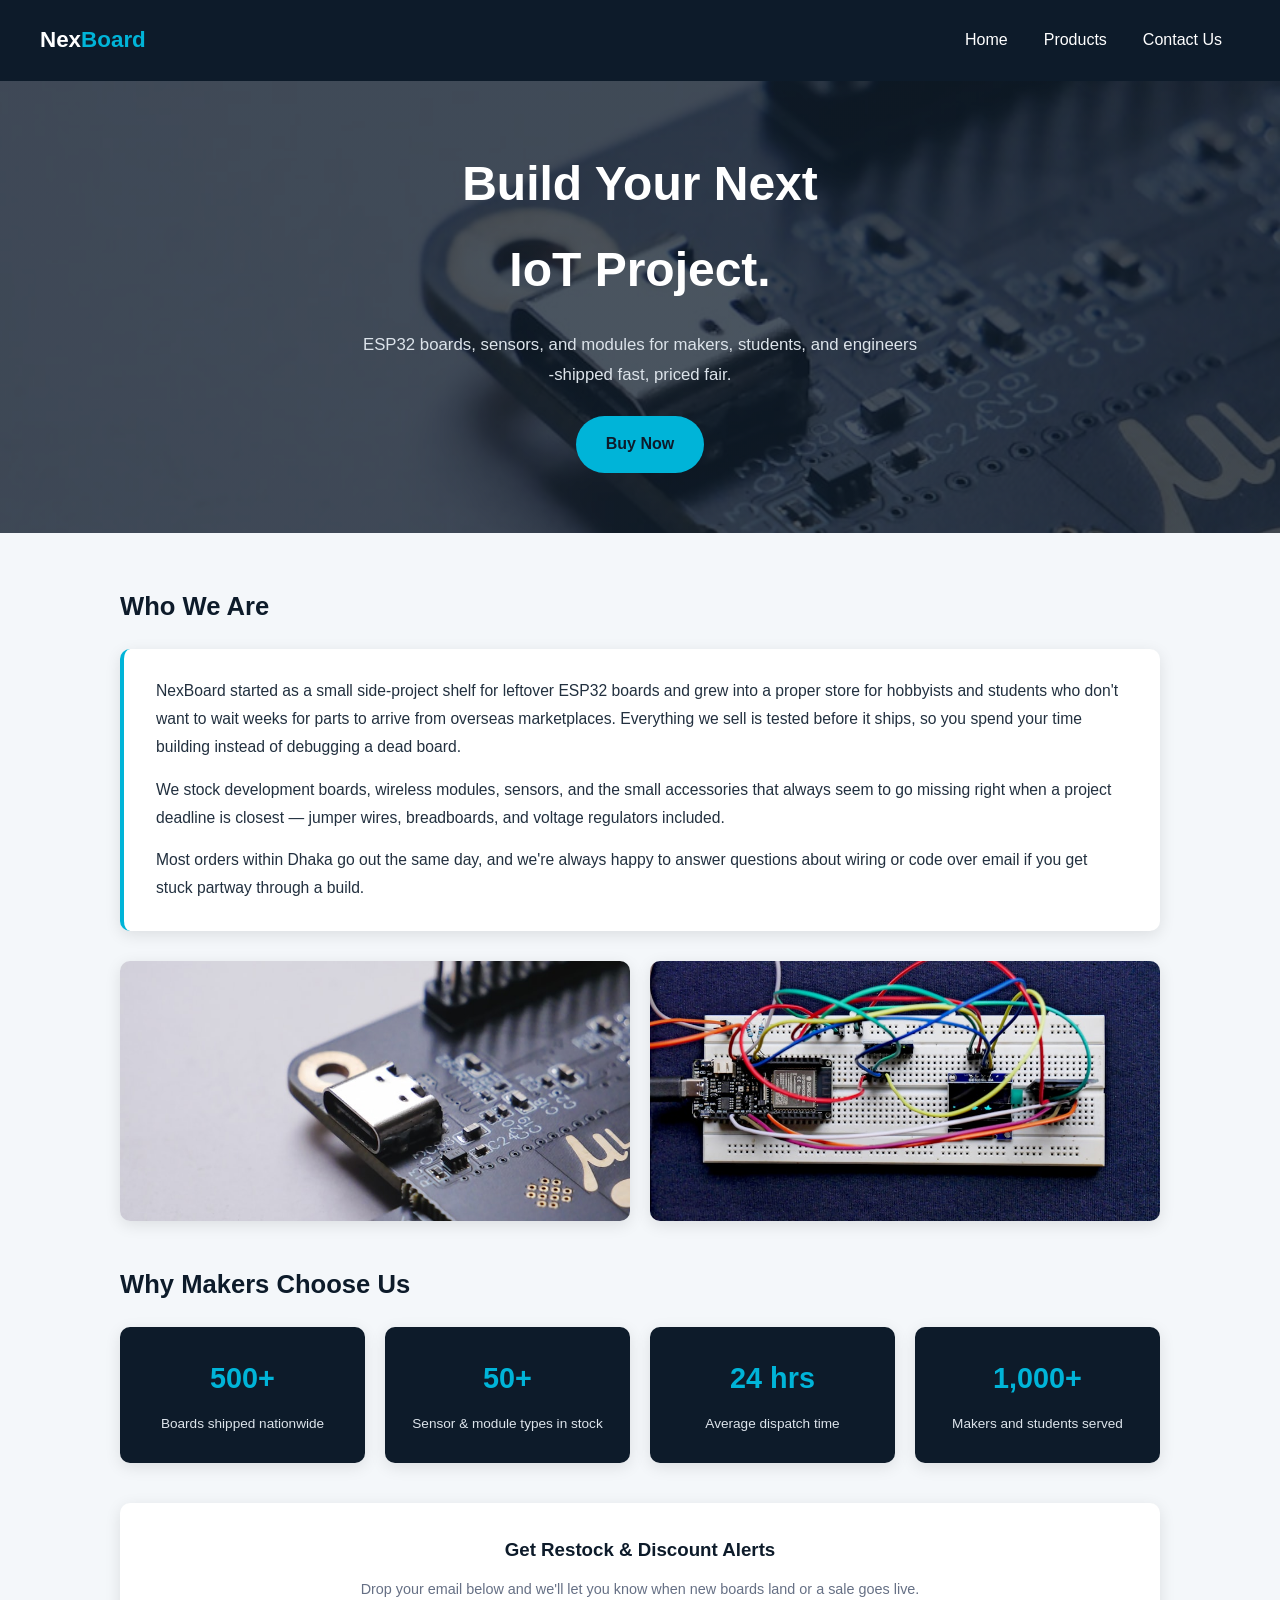
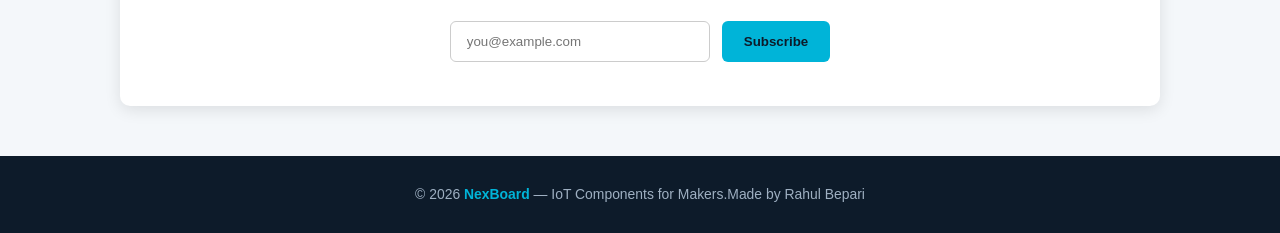
<file: index.html>
<html lang="en">
<head>
    <meta charset="UTF-8">
    <meta name="viewport" content="width=device-width, initial-scale=1.0">
    <title>Home</title>
    <link rel="stylesheet" href="style.css">
</head>
<body>
  <!-- Rahul Bepari | ID: 2321165 -->
        <header>
        <div class="header-bar">
            <a href="index.html" class="logo">Nex<span>Board</span></a>
            <ul>
                <li><a href="index.html">Home</a></li>
                <li><a href="products.html">Products</a></li>
                <li><a href="contact.html">Contact Us</a></li>
            </ul>
        </div>

        <div class="hero">
            <h1>Build Your Next<br>IoT Project.</h1>
            <p>ESP32 boards, sensors, and modules for makers, students, and engineers -shipped fast, priced fair.</p>
            <a href="products.html" class="btn-main">Buy Now</a>
        </div>
    </header>



    <main class="container">

        <h2 class="section-title">Who We Are</h2>

        <div class="text-block">
            <p>
                NexBoard started as a small side-project shelf for leftover ESP32 boards and grew into a proper store for hobbyists and students who don't want to wait weeks for parts to arrive from overseas marketplaces. Everything we sell is tested before it ships, so you spend your time building instead of debugging a dead board.
            </p>
            <p>
                We stock development boards, wireless modules, sensors, and the small accessories that always seem to go missing right when a project deadline is closest — jumper wires, breadboards, and voltage regulators included.
            </p>
            <p>
                Most orders within Dhaka go out the same day, and we're always happy to answer questions about wiring or code over email if you get stuck partway through a build.
            </p>
        </div>

            <div class="img-flex">
               <img class="content-img" src="photo-1.jpeg" alt="ESP32 development board with USB cable">
               <img class="content-img" src="Photo-2.jpeg" alt="Development board wired up on a breadboard">
        </div>

        <h2 class="section-title">Why Makers Choose Us</h2>
        <div class="stats-bar">
            <div class="stat">
                <h3>500+</h3>
                <p>Boards shipped nationwide</p>
            </div>
            <div class="stat">
                <h3>50+</h3>
                <p>Sensor &amp; module types in stock</p>
            </div>
            <div class="stat">
                <h3>24 hrs</h3>
                <p>Average dispatch time</p>
            </div>
            <div class="stat">
                <h3>1,000+</h3>
                <p>Makers and students served</p>
            </div>
        </div>


        <div class="newsletter">
            <h3>Get Restock &amp; Discount Alerts</h3>
            <p class="muted-text">Drop your email below and we'll let you know when new boards land or a sale goes live.</p>
            <div class="newsletter-form">
                <input type="text" id="newsletterEmail" placeholder="you@example.com">
                <button onclick="subscribeNewsletter()">Subscribe</button>
            </div>
            <p id="newsletterMsg"></p>
        </div>

    </main>






    <footer>
        <p>&copy; 2026 <span>NexBoard</span> — IoT Components for Makers.Made by Rahul Bepari</p>
    </footer>



    <script src="script.js"></script>
</body>
</html>
</file>
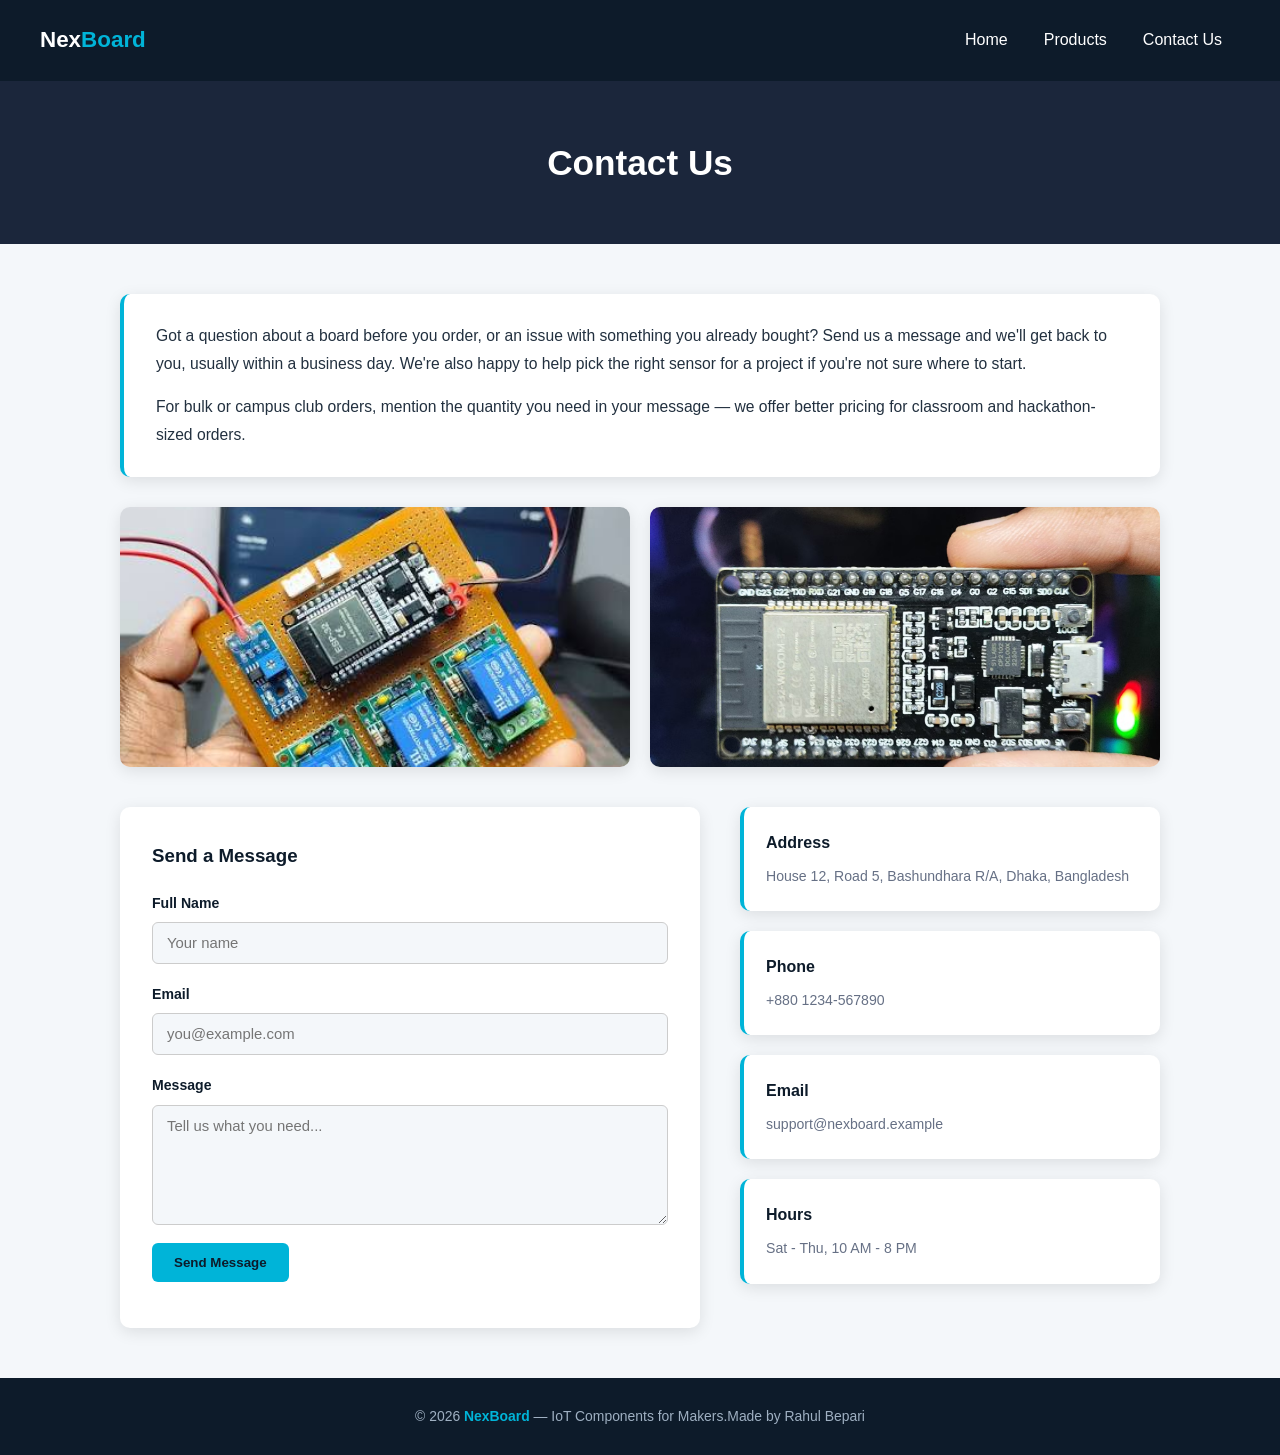
<file: contact.html>
<html lang="en">
<head>
    <meta charset="UTF-8">
    <meta name="viewport" content="width=device-width, initial-scale=1.0">
    <title>Contact</title>
    <link rel="stylesheet" href="style.css">

</head>
<body>
    
  <!-- Rahul Bepari | ID: 2321165 -->

    <header>
        <div class="header-bar">
            <a href="index.html" class="logo">Nex<span>Board</span></a>
            <ul>
                <li><a href="index.html">Home</a></li>
                <li><a href="products.html">Products</a></li>
                <li><a href="contact.html">Contact Us</a></li>
            </ul>
        </div>
        <div class="page-banner">
            <h1>Contact Us</h1>
        </div>
    </header>
    <main class="container">

        <div class="text-block">
            <p>
                Got a question about a board before you order, or an issue with something you already bought?
                Send us a message and we'll get back to you, usually within a business day. We're also happy to
                help pick the right sensor for a project if you're not sure where to start.
            </p>
            <p>
                For bulk or campus club orders, mention the quantity you need in your message — we offer better
                pricing for classroom and hackathon-sized orders.
            </p>
        </div>

        <div class="img-flex">
            <img class="content-img" src="photo-3.jpeg" alt="Electronic components">
            <img class="content-img" src="photo-4.avif" alt="Person testing an IoT board">
        </div>

        <div class="contact-wrapper">
            <div class="contact-form">
                <h3>Send a Message</h3>
                <label>Full Name</label>
                <input type="text" id="nameField" placeholder="Your name">

                <label>Email</label>
                <input type="text" id="emailField" placeholder="you@example.com">

                <label>Message</label>
                <textarea id="messageField" placeholder="Tell us what you need..."></textarea>

                <button onclick="sendMessage()">Send Message</button>
                <p id="formMsg"></p>
            </div>

            <div class="contact-info">
                <div class="info-box">
                    <h4>Address</h4>
                    <p>House 12, Road 5, Bashundhara R/A, Dhaka, Bangladesh</p>
                </div>
                <div class="info-box">
                    <h4>Phone</h4>
                    <p>+880 1234-567890</p>
                </div>
                <div class="info-box">
                    <h4>Email</h4>
                    <p>support@nexboard.example</p>
                </div>
                <div class="info-box">
                    <h4>Hours</h4>
                    <p>Sat - Thu, 10 AM - 8 PM</p>
                </div>
            </div>
        </div>

    </main>




    <footer>
        <p>&copy; 2026 <span>NexBoard</span> — IoT Components for Makers.Made by Rahul Bepari</p>
    </footer>
    <script src="script.js"></script>
</body>
</html>
</file>
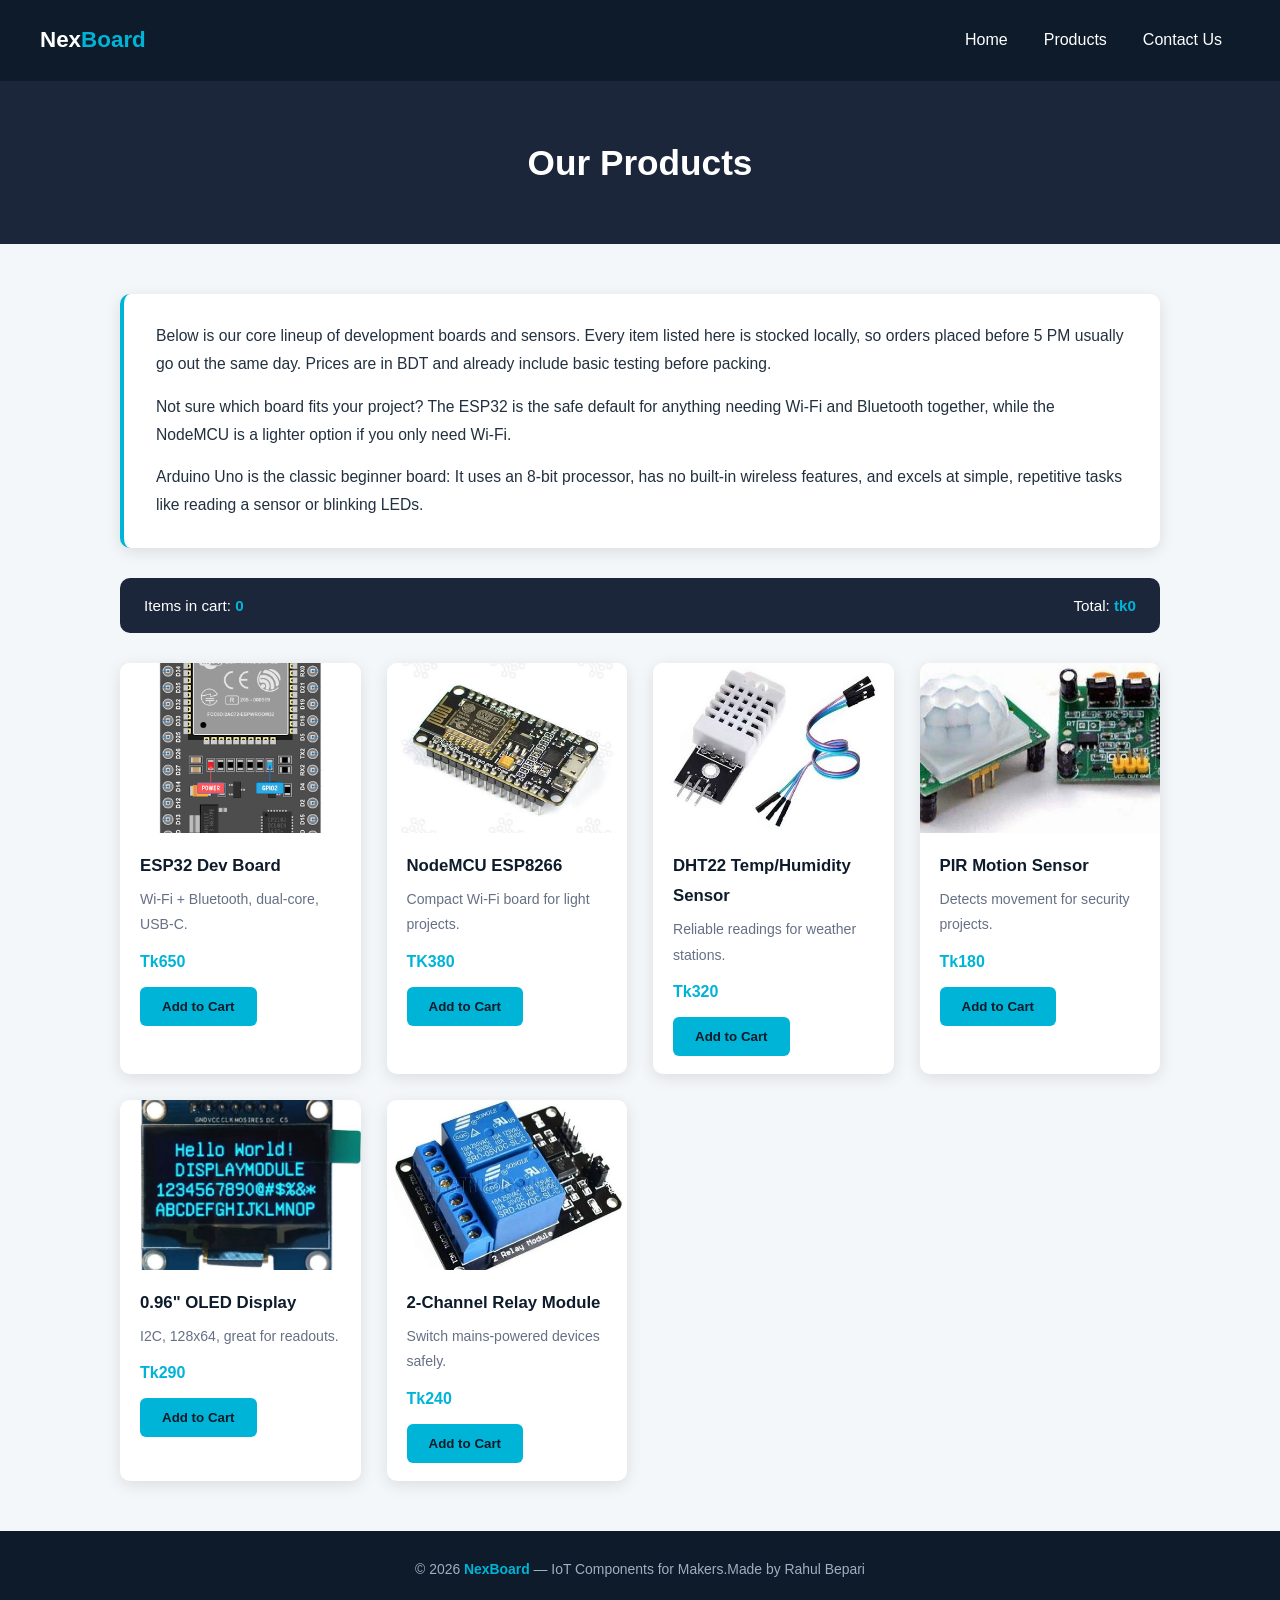
<file: products.html>
<html lang="en">
<head>
    <meta charset="UTF-8">
    <meta name="viewport" content="width=device-width, initial-scale=1.0">
    <title>Products</title>
    <link rel="stylesheet" href="style.css">
</head>
<body>
    
  <!-- Rahul Bepari | ID: 2321165 -->
    <header>
        <div class="header-bar">
            <a href="index.html" class="logo">Nex<span>Board</span></a>
            <ul>
                <li><a href="index.html">Home</a></li>
                <li><a href="products.html">Products</a></li>
                <li><a href="contact.html">Contact Us</a></li>
            </ul>
        </div>
        <div class="page-banner">
            <h1>Our Products</h1>
        </div>
    </header>

    <main class="container">

        <div class="text-block">
            <p>
                Below is our core lineup of development boards and sensors. Every item listed here is stocked locally, so orders placed before 5 PM usually go out the same day. Prices are in BDT and already include basic testing before packing.
            </p>
            <p>
                Not sure which board fits your project? The ESP32 is the safe default for anything needing Wi-Fi and Bluetooth together, while the NodeMCU is a lighter option if you only need Wi-Fi.
            </p>

            <p>
                Arduino Uno is the classic beginner board: It uses an 8-bit processor, has no built-in wireless features, and excels at simple, repetitive tasks like reading a sensor or blinking LEDs.

            </p>
        </div>

        <div class="cart-bar">
            <span>Items in cart: <strong id="cartCount">0</strong></span>
            <span>Total: <strong>tk<span id="cartTotal">0</span></strong></span>
        </div>

        <div class="product-grid">

            <div class="product-card">
                <img src="esp32.png" alt="ESP32 development board">
                <div class="product-body">
                    <h3>ESP32 Dev Board</h3>
                    <p>Wi-Fi + Bluetooth, dual-core, USB-C.</p>
                    <p class="price">Tk650</p>
                    <button onclick="addToCart('ESP32 Dev Board', 650)">Add to Cart</button>
                </div>
            </div>

            <div class="product-card">
                <img src="exp8266.jpeg" alt="NodeMCU microcontroller board">
                <div class="product-body">
                    <h3>NodeMCU ESP8266</h3>
                    <p>Compact Wi-Fi board for light projects.</p>
                    <p class="price">TK380</p>
                    <button onclick="addToCart('NodeMCU ESP8266', 380)">Add to Cart</button>
                </div>
            </div>

            <div class="product-card">
                <img src="Dht22.jpeg" alt="Sensor module wired to a breadboard">
                <div class="product-body">
                    <h3>DHT22 Temp/Humidity Sensor</h3>
                    <p>Reliable readings for weather stations.</p>
                    <p class="price">Tk320</p>
                    <button onclick="addToCart('DHT22 Sensor', 320)">Add to Cart</button>
                </div>
            </div>
            <div class="product-card">
                <img src="pisensor.jpeg" alt="Small IoT sensor module">
                <div class="product-body">
                    <h3>PIR Motion Sensor</h3>
                    <p>Detects movement for security projects.</p>
                    <p class="price">Tk180</p>
                    <button onclick="addToCart('PIR Motion Sensor', 180)">Add to Cart</button>
                </div>
            </div>
            <div class="product-card">
                <img src="olderdisplay.jpeg" alt="OLED display module">
                <div class="product-body">
                    <h3>0.96" OLED Display</h3>
                    <p>I2C, 128x64, great for readouts.</p>
                    <p class="price">Tk290</p>
                    <button onclick="addToCart('OLED Display', 290)">Add to Cart</button>
                </div>
            </div>
            <div class="product-card">
                <img src="2chaneel.jpeg" alt="Relay module board">
                <div class="product-body">
                    <h3>2-Channel Relay Module</h3>
                    <p>Switch mains-powered devices safely.</p>
                    <p class="price">Tk240</p>
                    <button onclick="addToCart('Relay Module', 240)">Add to Cart</button>
                </div>
            </div>







        </div>


    </main>









    <footer>
        <p>&copy; 2026 <span>NexBoard</span> — IoT Components for Makers.Made by Rahul Bepari</p>
    </footer>
    <script src="script.js"></script>
</body>
</html>
</file>
<file: style.css>
/* Rahul Bepari   ID-2321165 */


html{
    scroll-behavior: smooth
}


* {
  margin: 0;
  padding: 0;
  box-sizing: border-box;
}

body {
  font-family: 'Poppins', sans-serif;
  background-color: #f4f7fa;
  color:  #22303f;
  line-height: 1.8;
}


.header-bar {
  display: flex;
  justify-content: space-between;
  align-items: center;
  background-color: #0d1b2a;
  padding: 16px 40px;
}

.logo {
  font-family: 'Orbitron', sans-serif;
  font-size: 1.4rem;
  color: #ffffff;
  text-decoration: none;
  font-weight: 700;
}

.logo span {
  color: #00b4d8;
}

ul {
  list-style-type: none;
  display: flex;
}

ul li a {
  display: block;
  color: #ffffff;
  padding: 10px 18px;
  text-decoration: none;
  border-radius: 6px;
  transition: background-color 0.2s ease, color 0.2s ease;
}

ul li a:hover {
  background-color: #00b4d8;
  color: #0d1b2a;
}

.hero {
  min-height: 420px;
  display: flex;
  flex-direction: column;
  align-items: center;
  justify-content: center;
  text-align: center;
  padding: 60px 30px;
  background-image: linear-gradient(rgba(13, 27, 42, 0.75), rgba(13, 27, 42, 0.75)),
    url('photo-1.jpeg');
  background-size: cover;
  background-position: center;
  color: #ffffff;
}

.hero h1 {
  font-family: 'Orbitron', sans-serif;
  font-size: 3rem;
  margin-bottom: 16px;
}
 
.hero p {
  max-width: 560px;
  font-size: 1.05rem;
  color: #dce3ea;
  margin-bottom: 26px;
}
 
.btn-main {
  display: inline-block;
  background-color: #00b4d8;
  color: #0d1b2a;
  text-decoration: none;
  font-weight: 600;
  padding: 14px 30px;
  border-radius: 50px;
  transition: transform 0.2s ease, background-color 0.2s ease;
}
 
.btn-main:hover {
  background-color: #ffffff;
  transform: translateY(-3px);
}




.page-banner {
  background-color: #1b263b;
  color: #ffffff;
  text-align: center;
  padding: 50px 20px;
}
 
.page-banner h1 {
  font-family: 'Orbitron', sans-serif;
  font-size: 2.2rem;
}

.container {
  max-width: 1100px;
  margin: 50px auto;
  padding: 0 30px;
}
 
.section-title {
  font-family: 'Orbitron', sans-serif;
  font-size: 1.6rem;
  color: #0d1b2a;
  margin-bottom: 20px;
}

.text-block {
  background-color: #ffffff;
  border-left: 4px solid #00b4d8;
  border-radius: 10px;
  padding: 28px 32px;
  box-shadow: 0 4px 16px rgba(0, 0, 0, 0.1);
  margin-bottom: 30px;
}
 
.text-block p {
  font-size: 0.98rem;
  color: #22303f;
  margin-bottom: 14px;
}
 
.text-block p:last-child {
  margin-bottom: 0;
}


.img-flex {
  display: flex;
  gap: 20px;
  flex-wrap: wrap;
  margin-bottom: 40px;
}
 
.content-img {
  flex: 1 1 320px;
  width: 100%;
  border-radius: 10px;
  box-shadow: 0 4px 16px rgba(0, 0, 0, 0.1);
  object-fit: cover;
  height: 260px;
}


.stats-bar {
  display: flex;
  gap: 20px;
  flex-wrap: wrap;
  margin-bottom: 40px;
}
 
.stat {
  flex: 1 1 200px;
  background-color: #0d1b2a;
  color: #ffffff;
  border-radius: 10px;
  padding: 26px 20px;
  text-align: center;
  box-shadow: 0 4px 16px rgba(0, 0, 0, 0.1);
}
 
.stat h3 {
  font-family: 'Orbitron', sans-serif;
  font-size: 1.8rem;
  color: #00b4d8;
  margin-bottom: 8px;
}
 
.stat p {
  font-size: 0.85rem;
  color: #dce3ea;
}

.newsletter {
  background-color: #ffffff;
  border-radius: 10px;
  box-shadow: 0 4px 16px rgba(0, 0, 0, 0.1);
  padding: 30px;
  text-align: center;
  margin-bottom: 20px;
}
 
.newsletter h3 {
  font-family: 'Orbitron', sans-serif;
  color: #0d1b2a;
  margin-bottom: 10px;
}
 
.muted-text {
  color: #667085;
  font-size: 0.9rem;
  margin-bottom: 18px;
}
 
.newsletter-form {
  display: flex;
  justify-content: center;
  gap: 12px;
  flex-wrap: wrap;
}
 
.newsletter-form input {
  padding: 12px 16px;
  border: 1px solid #ccc;
  border-radius: 6px;
  font-family: 'Poppins', sans-serif;
  min-width: 260px;
}
 
.newsletter-form button,
.product-card button,
.contact-form button {
  background-color: #00b4d8;
  color: #0d1b2a;
  border: none;
  font-weight: 600;
  padding: 12px 22px;
  border-radius: 6px;
  cursor: pointer;
  transition: background-color 0.2s ease, transform 0.15s ease;
}
 
.newsletter-form button:hover,
.product-card button:hover,
.contact-form button:hover {
  background-color: #0d1b2a;
  color: #ffffff;
  transform: translateY(-2px);
}
 
#newsletterMsg,
#formMsg {
  margin-top: 14px;
  font-size: 0.9rem;
  font-weight: 600;
  color: #0d1b2a;
}

footer {
  background-color: #0d1b2a;
  color: #9fb0c2;
  text-align: center;
  padding: 26px 20px;
  font-size: 0.87rem;
}
 
footer span {
  color: #00b4d8;
  font-weight: 600;
}

.cart-bar {
  display: flex;
  justify-content: space-between;
  background-color: #1b263b;
  color: #ffffff;
  padding: 14px 24px;
  border-radius: 10px;
  margin-bottom: 30px;
  font-size: 0.95rem;
}
 
.cart-bar strong {
  color: #00b4d8;
}

.product-grid {
  display: grid;
  grid-template-columns: repeat(auto-fit, minmax(240px, 1fr));
  gap: 26px;
  margin-bottom: 30px;
}
 
.product-card {
  background-color: #ffffff;
  border-radius: 10px;
  box-shadow: 0 4px 16px rgba(0, 0, 0, 0.1);
  overflow: hidden;
  transition: transform 0.25s;
}
 
.product-card:hover {
  transform: translateY(-6px);
}
 
.product-card img {
  width: 100%;
  height: 170px;
  object-fit: cover;
  display: block;
}
 
.product-body {
  padding: 18px 20px;
}
 
.product-body h3 {
  font-size: 1.05rem;
  color: #0d1b2a;
  margin-bottom: 6px;
}
 
.product-body p {
  font-size: 0.88rem;
  color: #667085;
  margin-bottom: 10px;
}
 
.product-body .price {
  font-weight: 700;
  color: #00b4d8;
  font-size: 1rem;
}

.contact-wrapper {
  display: flex;
  gap: 40px;
  flex-wrap: wrap;
  margin-bottom: 40px;
}
 
.contact-form {
  flex: 1 1 400px;
  background: #ffffff;
  border-radius: 10px;
  box-shadow: 0 4px 16px rgba(0, 0, 0, 0.1);
  padding: 32px;
}
 
.contact-form h3 {
  font-family: 'Orbitron', sans-serif;
  color: #0d1b2a;
  margin-bottom: 18px;
}
 
.contact-form label {
  display: block;
  font-weight: 600;
  font-size: 0.88rem;
  color: #0d1b2a;
  margin-bottom: 6px;
}
 
.contact-form input,
.contact-form textarea {
  width: 100%;
  padding: 12px 14px;
  border: 1px solid #ccc;
  border-radius: 6px;
  font-family: 'Poppins', sans-serif;
  font-size: 0.93rem;
  margin-bottom: 18px;
  background-color: #f4f7fa;
  color: #22303f;
}
 
.contact-form textarea {
  height: 120px;
  resize: vertical;
}
 
.contact-info {
  flex: 1 1 240px;
  display: flex;
  flex-direction: column;
  gap: 20px;
}
 
.info-box {
  background-color: #ffffff;
  border-radius: 10px;
  box-shadow: 0 4px 16px rgba(0, 0, 0, 0.1);
  padding: 22px;
  border-left: 4px solid #00b4d8;
}
 
.info-box h4 {
  color: #0d1b2a;
  margin-bottom: 6px;
  font-size: 1rem;
}
 
.info-box p {
  font-size: 0.88rem;
  color: #667085;
}
</file>
